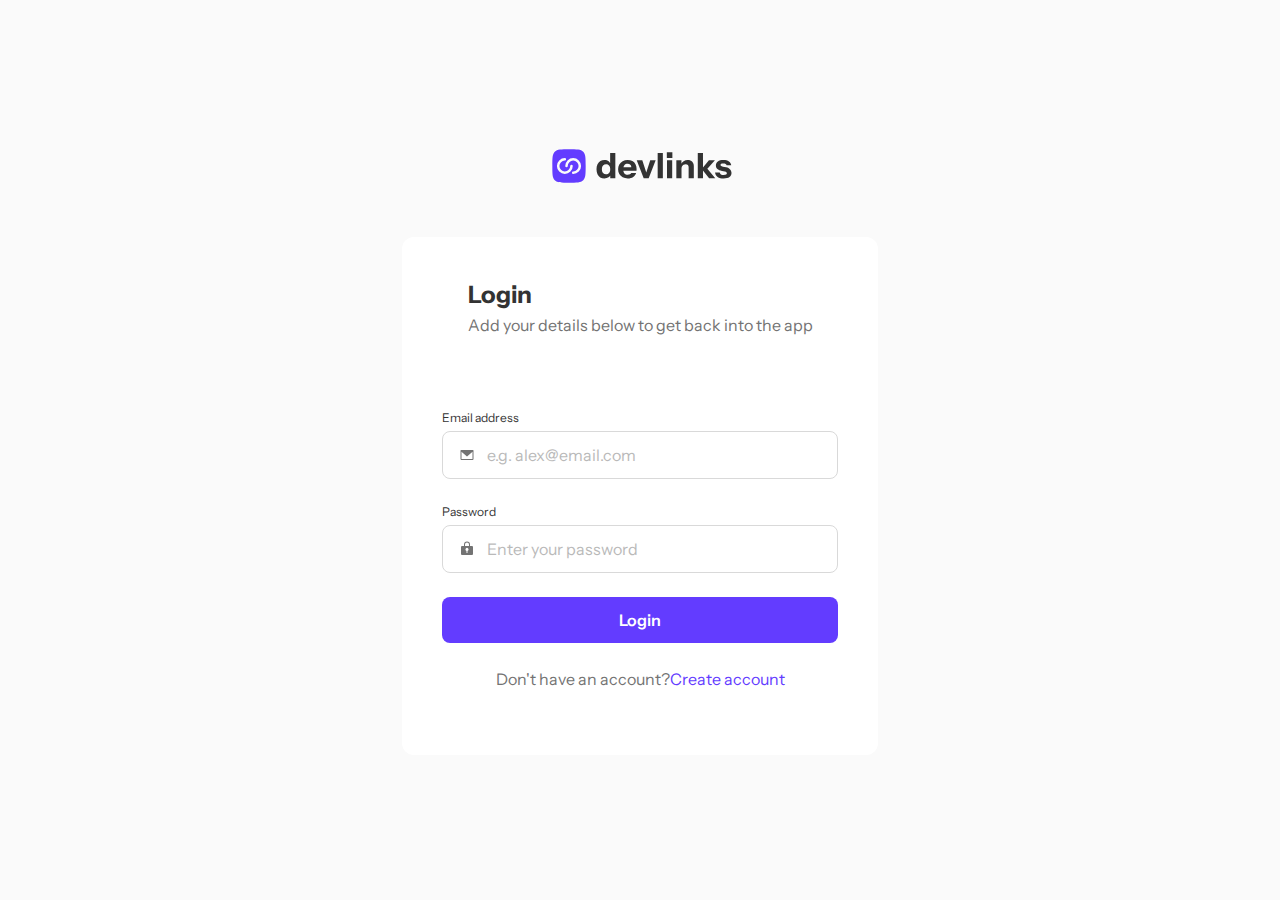
<file: index.html>
<!DOCTYPE html>
<html lang="en">

<head>
  <meta charset="UTF-8">
  <meta name="viewport" content="width=device-width, initial-scale=1.0">
  <link rel="stylesheet" href="styles.css">
  <title>Login</title>
  <script defer src="index.js"></script>
</head>

<body>

  <div class="main-cont">

    <img src="/assets/images/logo-devlinks-large.svg" alt="" class="logo">

    <div class="big-cont">

      <div class="login-cont">
        <div class="login-details">
          <p class="login">Login</p>
          <p class="login-txt">Add your details below to get back into the app</p>
        </div>
      </div>

      <div class="input-conts">

        <div class="input-box">

          <p  id="addressE" class="input-txt">Email address</p>

          <div id="emailCont" class="input-email-cont">

            <img src="./assets/images/icon-email.svg" alt="email-icon" class="email-icon">

            <input  id="email"   class="input" type="email" placeholder="e.g. alex@email.com" />
            <p class="email-p"></p>
          </div>

        </div>

        <div class="input-box1">
          <p id="passWord" class="input-txt">Password</p>
          <div id="passwordCont" class="input-email-cont">

            <img src="./assets/images/icon-password.svg" alt="email-icon" class="email-icon">

            <input id="pasSword" class="input" type="password" placeholder="Enter your password" />
            <p  id="password-p" class="email-p"></p>
          </div>
        </div>
        
        <a id="login"  class="login-btn">Login</a>
       
        <div class="login-finish">
          <p class="dont-have">Don't have an account?</p>
          <a href="./pages/Register/register.html" class="create-link">
            <p class="create-account">Create account</p>
          </a>
        </div>

      </div>
    </div>
  </div>

</body>

</html>
</file>
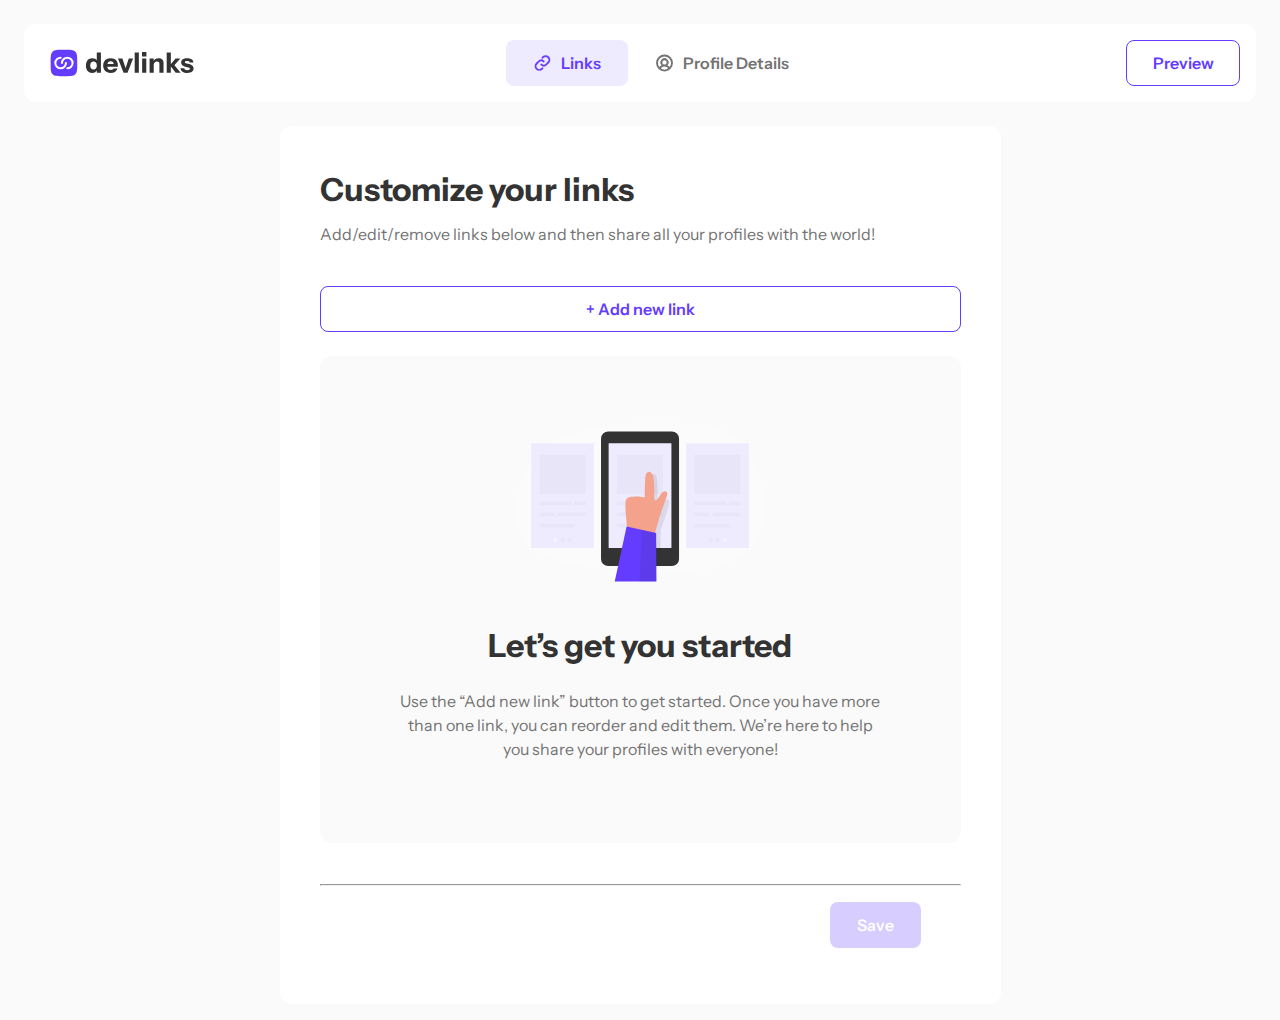
<file: pages/AddLink/addLink.html>
<!DOCTYPE html>
<html lang="en">

<head>
    <meta charset="UTF-8">
    <meta name="viewport" content="width=device-width, initial-scale=1.0">
    <link rel="shortcut icon" href="../../assets/images/favicon-32x32.png" type="image/x-icon">
    <link rel="stylesheet" href="../../common.css">
    <link rel="stylesheet" href="../AddLink/addLink.css">
    <link rel="stylesheet" href="addLink.css">
    <title>link-sharing-app</title>
</head>

<body>

    <div class="header-main-cont">

        <div class="header-cont">

            <img src="../../assets/images/logo-devlinks-small.svg" alt="Logo" class="logo-devlink">
            <img src="../../assets/images/logo-devlinks-large.svg" alt="Logo" class="logo-devlink-large">

            <div class="links-profile-cont">

                <div class="links-cont">
                    <img src="../../assets/images/icon-links-header.svg" alt="Link-Icon" class="link-img-header">
                    <p class="link-value">Links</p>
                </div>

                <a href="../Profile/profile.html" class="profile-link">
                    <div class="links-cont-profile">
                        <img src="../../assets/images/icon-profile-details-header.svg" alt=""
                            class="profile__icon-header">
                        <p class="links-profile-value">
                            Profile Details
                        </p>
                    </div>
                </a>
            </div>

            <div class="eye__icon-cont">

                <img src="../../assets/images/icon-preview-header.svg" alt="eye-icon" class="eye-icon">

                <a class="preview-link" href="../Preview/preview.html">
                    <h5 class="preview">
                        Preview
                    </h5>
                </a>

            </div>

        </div>

    </div>

    <div class="main-cont">

        <div class="links-phone-main">

            <img src="../../assets/images/illustration-phone-mockup.svg" alt="Phone ilustration" class="phone-img">

            <div class="link-results"></div>
        </div>

        <div class="links-main-cont">

            <h1 class="links-title">
                Customize your links
            </h1>

            <p class="links-text">
                Add/edit/remove links below and then share all your profiles with the world!
            </p>

            <button type="button" class="addlink-btn">+ Add new link</button>

            <div class="links-started-main-cont">

                <img src="../../assets/images/illustration-empty.svg" alt="Ilustration-phone" class="ilustration-phone">

                <h1 class="get__started-title">
                    Let’s get you started
                </h1>

                <p class="get__started-text">
                    Use the “Add new link” button to get started.
                    Once you have more than one link, you can reorder and edit them.
                    We’re here to help you share your profiles with everyone!
                </p>

              

            </div>

            <div class="links-dropdown-cont"></div>
            <hr class="line">

            <div class="save-btn-main-cont">

                <a id="saveBtn" class="save-btn">Save</a>

            </div>

        </div>

    </div>

    <script src="./addlink.js"></script>
</body>

</html>
</file>
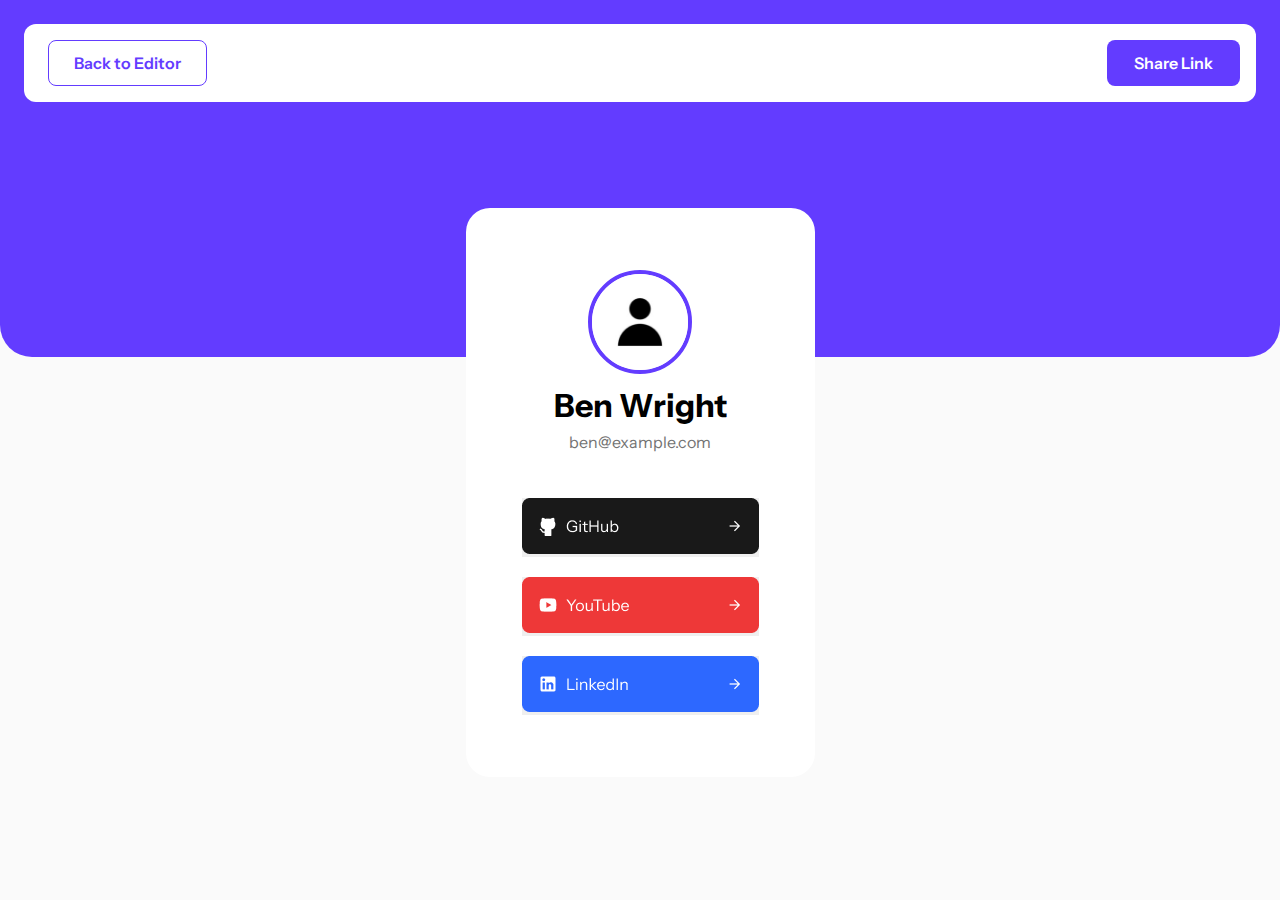
<file: pages/Preview/preview.html>
<!DOCTYPE html>
<html lang="en">
  <head>
    <meta charset="UTF-8" />
    <meta name="viewport" content="width=device-width, initial-scale=1.0" />
    <link rel="stylesheet" href="../Preview/preview.css" />
    <link rel="stylesheet" href="../../common.css" />
    <title>Preview</title>
  </head>
  <body>
    <div class="blue-thing">
      <div class="preview-header">
        <div class="editor-share">
          
          <button class="back-to-editor-btn">Back to Editor</button>

          <button class="share-link">Share Link</button>

        </div>
      </div>

      
        <div class="preview-profile">
          <div class="preview-info">
            <div class="profile-and-buttons">
            <img
              src="/assets/images/default-profile-account-unknown-icon-black-silhouette-free-vector.jpg"
              alt=""
              class="preview-pic"
            />
            
              <div class="name-email">
                <p class="name-lastname">Ben Wright</p>
                <p class="email-txt">ben@example.com</p>
              </div>
            

            <div class="preview-btn">
              <button class="btn">
                <img src="/assets/images/publish.png" alt="" />
              </button>
              <button class="btn">
                <img src="/assets/images/youtube.png" alt="" />
              </button>
              <button class="btn">
                <img src="/assets/images/linkedin.png" alt="" />
              </button>
            </div>
          
        
        </div>
      </div>
    </div>
  </body>
</html>
</file>
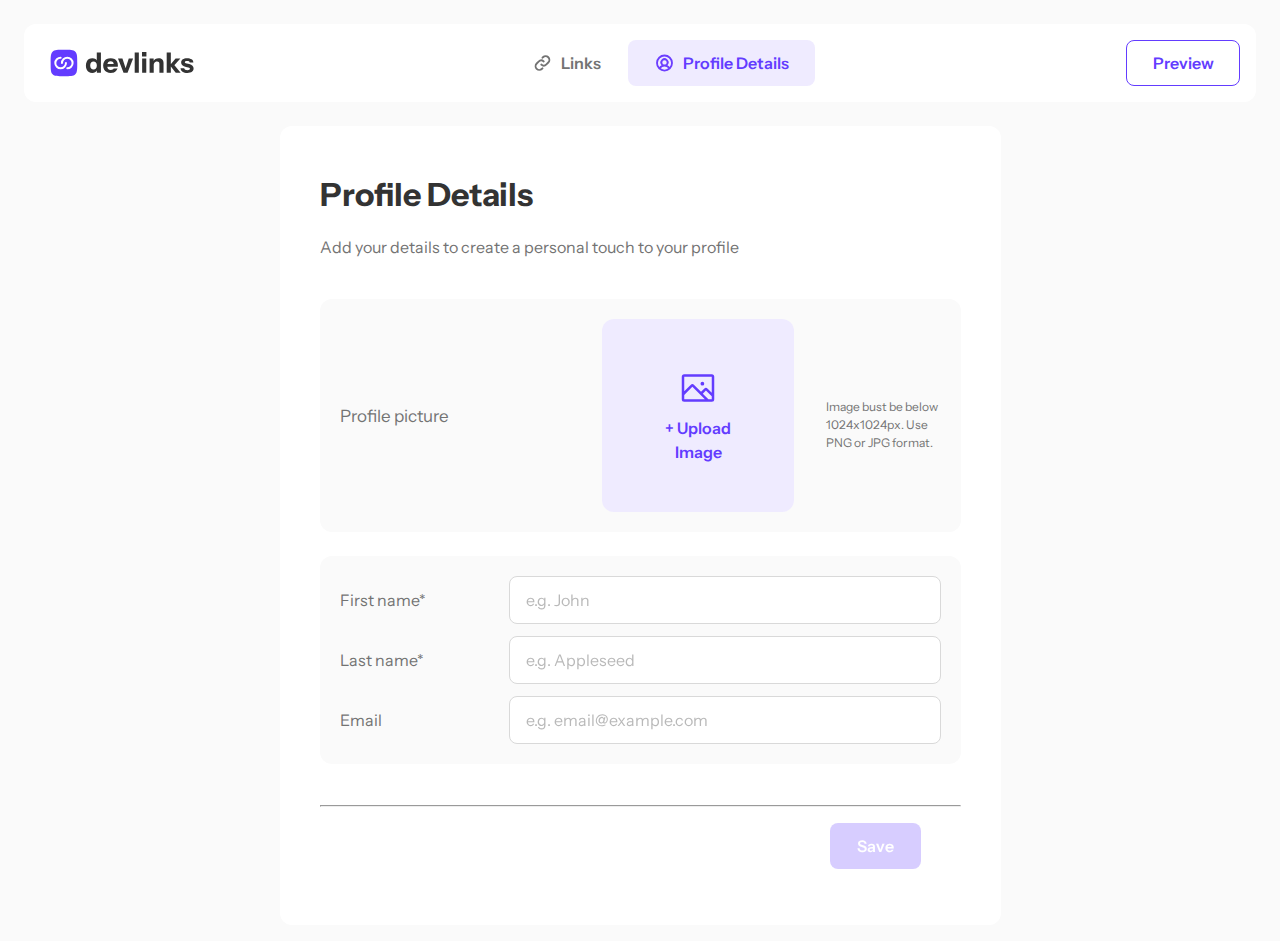
<file: pages/Profile/profile.html>
<!DOCTYPE html>
<html lang="en">

<head>
  <meta charset="UTF-8" />
  <meta name="viewport" content="width=device-width, initial-scale=1.0" />
  <link rel="stylesheet" href="../AddLink/addLink.css">
  <link rel="stylesheet" href="../../common.css">
  <link rel="stylesheet" href="profile.css" />


  <title>Profile</title>
</head>

<body>
  <div class="header-main-cont">
    <div class="header-cont">
      <img src="../../assets/images/logo-devlinks-small.svg" alt="Logo" class="logo-devlink" />
      <img src="../../assets/images/logo-devlinks-large.svg" alt="Logo" class="logo-devlink-large" />

      <div class="links-profile-cont">
        <a href="../AddLink/addLink.html" class="links-link">
          <div class="links-cont links-cont-profile1">
            <img src="../../assets/images/icon-links-header.svg" alt="Link-Icon" class="link-img-header" />
            <p class="link-value">Links</p>
          </div>
        </a>

        <div class="links-cont-profile">
          <img src="../../assets/images/icon-profile-details-header.svg" alt="Profile icon" class="profile__icon-header" />
          <p class="links-profile-value">Profile Details</p>
        </div>
      </div>

      <div class="eye__icon-cont">
        <img src="../../assets/images/icon-preview-header.svg" alt="eye-icon" class="eye-icon" />

        <a class="preview-link" href="../Preview/preview.html">
          <h5 class="preview">
              Preview
          </h5>
      </a>
      </div>
    </div>
  </div>



  <div class="main-cont">


    <div class="links-phone-main">

      <img src="../../assets/images/illustration-phone-mockup.svg" alt="" class="phone-img">

    </div>

    <div class="links-main-cont">

      <!-- <div class="desktop-text"> -->



      <div class="profile-main-cont">
        <h1 class="profile-title">Profile Details</h1>
        <p class="details-instructions">Add your details to create a personal touch to your profile</p>

      </div>
      <div class="profile-center">
        <div class="profile-details">
          <div class="profile-pircute-main-cont">
            <p class="profile-picture-heading">Profile picture</p>
          </div>
          <div class="image-layout">
            <img src="/assets/images/icon-upload-image.svg" alt="upload-img" class="upload-img" />
            <p class="upload-txt">+ Upload Image</p>
          </div>
          <p class="profile-text">
            Image bust be below 1024x1024px. Use PNG or JPG format.
          </p>



        </div>

      </div>



      <div class="profile-info">
        <div class="input2">
          <p class="input-instruction">First name*</p>
          <input type="text" class="input1" id="name" placeholder="e.g. John" />
        </div>




        <div class="input2">
          <p class="input-instruction">Last name*</p>
          <input type="text" class="input1" id="lastname" placeholder="e.g. Appleseed" />
        </div>

        <div class="input2">
          <p class="input-instruction">Email</p>
          <input type="text" class="input1" id="Email" placeholder="e.g. email@example.com">
        </div>

      </div>

      <hr class="line line-preview">

      <div class="save-btn-main-cont">

        <button class="save-btn">Save</button>

      </div>

    </div>

  </div>

  <script src="../Profile/profile.js"></script>

</body>

</html>
</file>
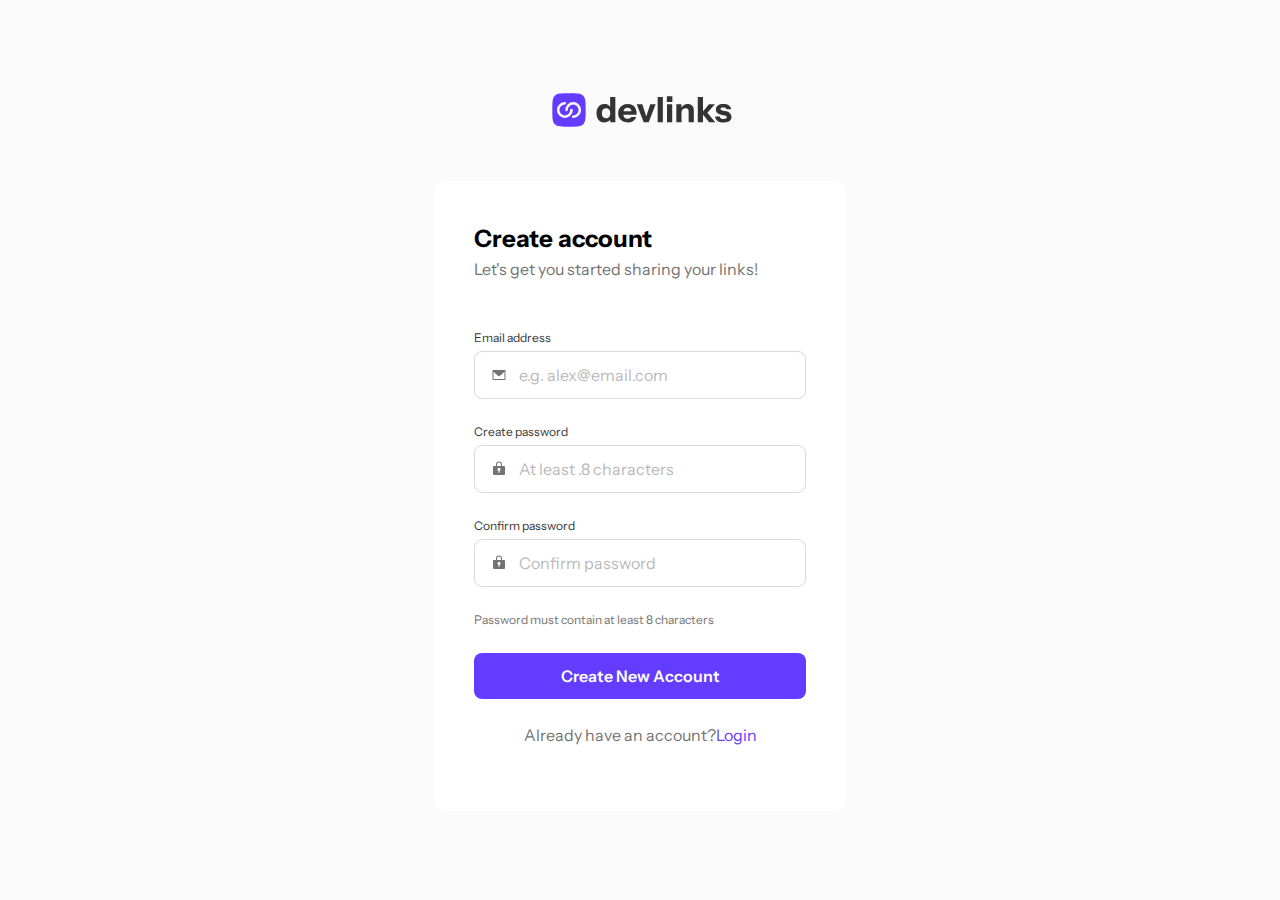
<file: pages/Register/register.html>
<!DOCTYPE html>
<html lang="en">

<head>
  <meta charset="UTF-8" />
  <meta name="viewport" content="width=device-width, initial-scale=1.0" />
  <link rel="stylesheet" href="register.css" />
  <link rel="stylesheet" href="../../common.css" />
  <title>Register</title>
</head>

<body>
  <div class="main-cont">
    <img src="/assets/images/logo-devlinks-large.svg" alt="Logo" class="logo" />

    <div class="big-cont">
      <div class="register-cont">
        <div class="register-details">
          <p class="register">Create account</p>
          <p class="register-txt">
            Let's get you started sharing your links!
          </p>
        </div>
      </div>

      <div class="register-conts">
        <form id="registrationForm">
          <div class="email-cont">
            <p class="input-txt">Email address</p>

            <div id="emailCont" class="input-email-cont">

              <img src="../../assets/images/icon-email.svg" alt="email-icon" class="email-icon">

              <input id="email" class="input" type="email" placeholder="e.g. alex@email.com" />

              <p id="emailError" class="error-message">

              </p>

            </div>

          </div>

          <div class="password-cont">
            <p class="input-txt">Create password</p>

            <div id="passwordCont" class="input-email-cont">

              <img src="../../assets/images/icon-password.svg" alt="email-icon" class="email-icon" id="password">

              <input id="pasSword" class="input" type="password" placeholder="At least .8 characters" />

              <p id="passwordError" class="error-message">

              </p>

            </div>

          </div>
          <div class="confirm-password">
            <p class="input-txt">Confirm password</p>
            <div id="confirmPasswordCont" class="input-email-cont">

              <img src="../../assets/images/icon-password.svg" alt="password-icon" class="email-icon">

              <input id="confirmPassword" class="input" type="password" placeholder="Confirm password"/>

              <p id="confirmPasswordError" class="error-message"> </p>

            </div>
          </div>

          <p class="password-characters">Password must contain at least 8 characters</p>

            <a class="login-btn">Create New Account</a>

          <div class="login-finish">
            <p class="dont-have">Already have an account?</p>
            <a href="../../index.html" class="login-link">
              <p class="create-account">Login</p>
            </a>
          </div>

        </form>
      </div>

    </div>
  </div>

  <script src="../Register/register.js"></script>

</body>

</html>
</file>
<file: styles.css>
@import url("https://fonts.googleapis.com/css2?family=Instrument+Sans:ital,wght@0,400;0,500;0,600;0,700;1,400;1,500;1,600;1,700&display=swap");

* {
  margin: 0;
  padding: 0;
  box-sizing: border-box;
  font-family: Instrument Sans, sans-serif;
}

body {
  background-color: #fafafa;
}

/*  --------------------Devlinks logo---------------------- */

.main-cont {
  margin: 0 auto;
  padding: 32px;
  width: 375px;
}

.login-details {
  width: 100%;
  height: 92px;
  gap: 8px;
  margin-top: 64px;
}

.login {
  width: 100%;
  height: 36px;

  font-size: 24px;
  font-weight: 700;
  line-height: 36px;
  letter-spacing: 0em;
  text-align: left;
  color: #333333;
}

.login-txt {
  width: 100%;
  height: 48px;

  font-size: 16px;
  font-weight: 400;
  line-height: 24px;
  letter-spacing: 0em;
  text-align: left;
  color: #737373;
}

.big-cont {
  width: 100%;
  display: flex;
  flex-direction: column;
  justify-content: center;
  align-items: center;
  text-align: center;
}

.input-conts {
  width: 100%;
  height: 306px;
  gap: 24px;
  margin-top: 40px;
}

.input-box {
  width: 100%;
  height: 70px;
  margin-bottom: 24px;
}

.input-email-cont {
  display: flex;
  width: 100%;
  height: 48px;
  margin-top: 4px;
  padding: 0 16px;
  border-radius: 8px;
  align-items: center;
  border: 1px solid #D9D9D9;
  background: #FFF;
}

.input-box1 {
  width: 100%;
  height: 70px;
  margin-bottom: 24px;
}

.input-txt {
  width: 100%;
  height: 18px;
  color: #333333;

  font-size: 12px;
  font-weight: 400;
  line-height: 18px;
  letter-spacing: 0em;
  text-align: left;
}

.input {
  width: 100%;
  height: 24px;
  margin-left: 12px;
  border: none;
  outline: none;

  color: #333;
  font-size: 16px;
  font-style: normal;
  font-weight: 400;
  line-height: 150%;
}

.input::placeholder {
  opacity: 0.5;
}


.email-p {
  color: #FF3939;
  text-align: right;
  font-size: 10px;
  font-style: normal;
  font-weight: 400;
  line-height: 150%;
  width: 150px;
}



.create-link {
  text-decoration: none;
}

.login-btn {
  display: block;
  width: 100%;
  padding: 11px 27px 11px 27px;
  border-radius: 8px;
  background: #633cff;
  border: none;
  transition-duration: 0.5s;

  font-size: 16px;
  font-weight: 600;
  line-height: 24px;
  letter-spacing: 0em;
  text-align: center;
  color: #ffffff;
}

.login-btn:hover {
  cursor: pointer;
  background-color: #BEADFF;
  box-shadow: 0px 0px 32px 0px rgba(99, 60, 255, 0.25);
}

.login-finish {
  width: 100%;
  height: 48px;
  margin-top: 24px;
}

.dont-have,
.create-account {
  font-size: 16px;
  font-weight: 400;
  line-height: 24px;
  letter-spacing: 0em;
  text-align: center;
}

.dont-have {
  color: #737373;
}

.create-account {
  height: 24px;
  color: #633cff;
}

@media (min-width: 768px) {
  body {
    display: flex;
    flex-direction: column;
    justify-content: center;
    align-items: center;
    height: 100vh;
    margin: 0;
  }

  .main-cont {
    width: 476px;
    padding: 0;
    display: flex;
    flex-direction: column;
  }

  .logo {
    margin: 0 auto;
  }

  .big-cont {
    border-radius: 12px;
    padding: 40px;
    margin-top: 51px;
    background-color: white;
  }

  .login-details {
    margin: 0;
  }

  .login-finish {
    display: flex;
    width: 100%;
    justify-content: center;
  }

}



/*--------- Validation Styles -----------------------*/


 .error {
            color: red;
            border: 1px solid red;
 }
</file>
<file: common.css>
@import url('https://fonts.googleapis.com/css2?family=Instrument+Sans:ital,wght@0,400;0,500;0,600;0,700;1,400;1,500;1,600;1,700&display=swap');




/*------------------------ Header ------------------------*/

* {
  margin: 0;
  padding: 0;
  box-sizing: border-box;
}

.header-main-cont {
  width: 100%;
  height: 74px;
  padding: 24px;
  display: flex;
  background: #FFF;
  flex-direction: column;
  justify-content: center;
  align-items: center;
}

.header-cont {
  width: 100%;
  height: 42px;
  display: flex;
  align-items: center;
  justify-content: space-between;
}

.logo-devlink-large {
  display: none;
  width: 146px;
  height: 32px;
}

.links-profile-cont {
  display: flex;
  justify-content: space-between;
  align-items: center;
  width: 148px;
  margin: 0 auto;
}

.eye__icon-cont {
  width: 52px;
  height: 42px;
  border: 1px solid #633CFF;
  border-radius: 8px;
  display: flex;
  justify-content: center;
  align-items: center;
}

.links-cont {
  display: flex;
  width: 74px;
  height: 42px;
  border-radius: 8px;
  background: #EFEBFF;
  justify-content: center;
  align-items: center;
}

.link-value {
  display: none;
  margin-left: 8px;
  color: #633CFF;

  font-family: 'Instrument Sans', sans-serif;
  font-size: 16px;
  font-style: normal;
  font-weight: 600;
  line-height: 150%;
}

.links-cont-profile {
  display: flex;
  width: 74px;
  height: 42px;
  border-radius: 8px;
  justify-content: center;
  align-items: center;
}

.links-profile-value {
  display: none;
}

.link-img-header {
  filter: invert(46%) sepia(89%) saturate(7151%) hue-rotate(247deg) brightness(99%) contrast(105%);
}

.preview {
  display: none;
  color: #633CFF;

  font-family: 'Instrument Sans', sans-serif;
  font-size: 16px;
  font-style: normal;
  font-weight: 600;
  line-height: 150%;
}

.profile-link {
  text-decoration: none;
}

.links-link {
  text-decoration: none;
}

.preview-link {
  text-decoration: none;
}
/*------------------------ Header ------------------------*/



/*------------------------ Header Responsive ------------------------*/

@media (min-width: 500px) {

  .logo-devlink {
    display: none;
  }

  .logo-devlink-large {
    display: block;
  }

}

@media (min-width: 700px) {

  .header-main-cont {
    height: 126px;
    background: none;
    padding: 24px;
  }

  .header-cont {
    width: 100%;
    height: 78px;
    padding: 0 16px 0 24px;
    border-radius: 12px;
    background-color: #FFF;
  }

  .links-cont {
    width: 122px;
    height: 46px;
  }

  .links-profile-cont {
    width: 309px;
    height: 46px;
  }

  .links-cont-profile {
    width: 187px;
    height: 46px;
  }

  .links-profile-value {
    display: block;
    margin-left: 8px;
    color: #737373;

    font-family: 'Instrument Sans', sans-serif;
    font-size: 16px;
    font-style: normal;
    font-weight: 600;
    line-height: 150%;
  }

  .link-value {
    display: block;
  }

  .eye__icon-cont {
    width: 114px;
    height: 46px;
  }

  .eye-icon {
    display: none;
  }

  .preview {
    display: block;
  }

}

@media (min-width: 1200px) {

  .links-cont-profile:hover {
    cursor: pointer;
  }

  .links-cont-profile:hover .links-profile-value {
    color: #633CFF;
  }

  .links-cont-profile:hover .profile__icon-header {
    filter: invert(46%) sepia(89%) saturate(7151%) hue-rotate(247deg) brightness(99%) contrast(105%);
  }

  .eye__icon-cont:hover {
    cursor: pointer;
    background-color: #EFEBFF;
  }

}

@media (min-width: 1330px) {

  .links-profile-cont {
    width: 325px;
  }

  .links-cont-profile {
    margin-left: 16px;
  }

}

/*------------------------ Header Responsive ------------------------*/
</file>
<file: pages/AddLink/addLink.css>
* {
    margin: 0;
    padding: 0;
    box-sizing: border-box;
}

body {
    background-color: #FAFAFA;
}

.main-cont {
    width: 100%;
    padding: 0 16px 16px 16px;
}

.links-main-cont {
    width: 343px;
    height: 100%;
    background-color: #FFF;
    border-radius: 12px;
    margin: 16px auto 0 auto;
    margin-bottom: 16px;
    padding: 24px;
}

.links-title {
    color: #333;
    font-family: 'Instrument Sans', sans-serif;
    font-size: 24px;
    font-style: normal;
    font-weight: 700;
    line-height: 150%;
}

.links-text {
    margin-top: 8px;
    color: #737373;

    font-family: 'Instrument Sans', sans-serif;
    font-size: 16px;
    font-style: normal;
    font-weight: 400;
    line-height: 150%;
}

.addlink-btn {
    width: 100%;
    height: 46px;
    margin-top: 40px;
    background: none;
    border-radius: 8px;
    border: 1px solid #633CFF;
    color: #633CFF;

    font-family: 'Instrument Sans', sans-serif;
    font-size: 16px;
    font-style: normal;
    font-weight: 600;
    line-height: 150%;
}

.links-started-main-cont {
    width: 100%;
    height: 100%;
    margin-top: 24px;
    padding: 20px 20px 20px 20px;
    border-radius: 12px;
    background-color: #FAFAFA;
    text-align: center;
}

.ilustration-phone {
    margin-top: 46px;
    width: 125px;
    height: 80px;
}

.get__started-title {
    margin-top: 24px;
    color: #333;

    font-family: 'Instrument Sans', sans-serif;
    font-size: 24px;
    font-style: normal;
    font-weight: 700;
}

.get__started-text {
    margin-top: 24px;
    color: #737373;
    text-align: center;

    font-family: 'Instrument Sans', sans-serif;
    font-size: 16px;
    font-style: normal;
    font-weight: 400;
    line-height: 150%;
}

.line {
    margin-top: 24px;
    height: 1px;
    background-color: #D9D9D9;
}

.save-btn-main-cont {
    width: 100%;
    height: 78px;
    border-radius: 0 0 12px 12px;
    background: #FFF;
    display: flex;
    justify-content: center;
    align-items: center;
    padding: 0 16px;
}

.save-btn {
    width: 100%;
    height: 46px;
    border: none;
    display: flex;
    flex-direction: column;
    justify-content: center;
    text-align: center;
    border-radius: 8px;
    opacity: 0.25;
    background: #633CFF;
    color: #FFF;

    font-family: 'Instrument Sans', sans-serif;
    font-size: 16px;
    font-style: normal;
    font-weight: 600;
    line-height: 150%;
}

.links-phone-main {
    display: none;
}

.link-num-cont {
    display: flex;
    width: 100%;
    height: 24px;
    justify-content: space-between;
    align-items: center;
}

.link-lines {
    display: flex;
    align-items: center;
}

.two-lines {
    width: 12px;
    height: 6px;
}

.lines {
    width: 100%;
    height: 1px;
    background-color: #737373;
}

.line-bottom {
    margin-top: 4px;
}

.link-num {
    margin-left: 8px;
    color: #737373;

    font-family: 'Instrument Sans', sans-serif;
    font-size: 16px;
    font-style: normal;
    font-weight: 700;
    line-height: 150%;
}

.remove {
    margin-bottom: 12px;
    width: 100%;
    justify-content: space-between;
    align-items: center;
    display: flex;
    color: #737373;
    font-family: 'Instrument Sans', sans-serif;
    font-size: 16px;
    font-style: normal;
    font-weight: 400;
    line-height: 150%;
}

.platform {
    margin-top: 12px;
    color: #333;

    text-align: left;
    font-family: 'Instrument Sans', sans-serif;
    font-size: 12px;
    font-style: normal;
    font-weight: 400;
    line-height: 150%;
}

.form {
    margin-top: 25px;
    background: #FAFAFA;
    height: 228px;
    padding: 20px;
}

.link-results {
    position: absolute;
    display: flex;
    flex-direction: column;
    gap: 20px;
    width: 237px;
    max-height: 300px;
    overflow: hidden;
    left: 0;
    right: 0;
    top: 380px;
    margin: 0 auto;
}

.error {
    border: 1px solid #FF3939;
}

.social-link {
    display: flex;
    justify-content: space-between;
    width: 100%;
    height: 44px;
    border-radius: 8px;
    text-decoration: none;
}

.social-link div {
    display: flex;
    align-items: center;
    gap: 8px;
}

.social-link div img {
    width: 16px;
    height: 16px;
}

/* .social-link div {
    
} */

.links-dropdown-cont {
    display: flex;
    flex-direction: column;
    gap: 24px;
    padding: 12px 16px;
    width: 100%;
    height: 448px;
    border-radius: 12px;
    margin-top: 24px;
    overflow-y: scroll;
}



.platform {
    margin-top: 12px;
    color: #333;
    font-family: 'Instrument Sans', sans-serif;
    font-size: 12px;
    font-style: normal;
    font-weight: 400;
    line-height: 150%;
}

.platform-input {
    width: 100%;
    height: 48px;
    margin-top: 4px;
    border-radius: 8px;
    border: 1px solid #D9D9D9;
    outline: none;
    padding: 12px 16px;
    background: #FFF;
}

.error {
    display: none;
}

.link-input {
    width: 100%;
    height: 48px;
    margin-top: 4px;
    border-radius: 8px;
    border: 1px solid #D9D9D9;
    outline: none;
    padding: 12px 30px;
    background: #FFF;
    background-image: url(../../assets/images/icon-links-header.svg);
    background-repeat: no-repeat;
    background-position: left 5px center;

    color: #333;
    font-family: 'Instrument Sans', sans-serif;
    font-size: 16px;
    font-style: normal;
    font-weight: 400;
    line-height: 150%;
}

.input-text {
    margin-top: 12px;
}

.soc__media-links-value {
    margin-left: 12px;
    color: #333;

    font-family: 'Instrument Sans', sans-serif;
    font-size: 16px;
    font-style: normal;
    font-weight: 400;
    line-height: 150%;
}

.vector-down {
    margin-left: auto;
    margin-right: 0;
}

.input-url {
    margin-left: 12px;
    width: 100%;
    border: none;
    outline: none;

    color: #333;
    font-family: 'Instrument Sans', sans-serif;
    font-size: 16px;
    font-style: normal;
    font-weight: 400;
    line-height: 150%;
}

.input-url::placeholder {
    opacity: 0.5;
}

.links-url-cont {
    padding: 12px 0 12px 16px;
}

.link {
    margin-top: 12px;
    text-align: left;

    color: #333;
    font-family: 'Instrument Sans', sans-serif;
    font-size: 12px;
    font-style: normal;
    font-weight: 400;
    line-height: 150%;
}


@media (min-width: 768px) {

    .main-cont {
        padding: 0 24px;
    }

    .links-main-cont {
        margin-top: 0;
        padding: 40px;
        height: 100%;
        width: 721px;
    }

    .ilustration-phone {
        width: 250px;
        height: 160px;
    }

    .links-title {
        font-size: 32px;
    }

    .get__started-title {
        font-size: 32px;
        margin-top: 40px;
    }

    .get__started-text {
        margin-bottom: 62px;
    }

    .save-btn-main-cont {
        padding: 0 40px;
        justify-content: right;
    }

    .save-btn {
        width: 91px;
        height: 46px;
    }

    .links-started-main-cont {
        padding: 20px 76.5px 20px 76.5px;
    }

    .line {
        margin-top: 41px;
    }

}

@media (min-width: 1440px) {

    .main-cont {
        max-width: 1440px;
        margin: 0 auto;
        padding-bottom: 24px;
        display: flex;
    }

    .links-phone-main {
        position: relative;
        display: flex;
        flex-direction: column;
        justify-content: center;
        align-items: center;
        width: 560px;
        height: 834px;
        background-color: #FFF;
        border-radius: 12px;
    }

    .links-main-cont {
        margin-bottom: 0;
        width: 808px;
        height: 834px;
        padding: 40px 40px 53px 40px;
    }

    .addlink-btn:hover {
        cursor: pointer;
        background-color: #EFEBFF;
    }

    .save-btn {
        cursor: pointer;
    }

    .links-dropdown-cont:hover {
        cursor: pointer;
        box-shadow: 0px 0px 32px 0px rgba(99, 60, 255, 0.25);
    }

    .links-started-main-cont {
        height: auto;
    }

    .line {
        margin-top: 61px;
        width: 100%;
    }

    .line-preview {
        margin-top: 101px;
    }

    .save-btn-main-cont {
        height: 94px;
    }

}
</file>
<file: pages/Preview/preview.css>
* {
  margin: 0;
  padding: 0;
  box-sizing: border-box;
}

body {
  background-color: #fafafa;
  padding-bottom: 150px;
}

.preview-header {
  display: flex;
  align-items: center;
  background-color: #fff;
  height: 78px;
  padding: 16px 16px 16px 24px;
  border-radius: 12px;
  gap: 8px;
}

.editor-share {
  width: 100%;
  height: 46px;
  gap: 16px;
  display: flex;
}

.back-to-editor-btn {
  width: 159px;
  height: 46px;
  border-radius: 8px;
  background: none;
  border: 1px solid #633CFF;

  color: #633CFF;

  font-family: Instrument Sans;
  font-size: 16px;
  font-style: normal;
  font-weight: 600;
  line-height: 150%;
}

.share-link {
  width: 133px;
  height: 46px;
  border-radius: 8px;
  border: none;
  background: #633CFF;
  color: #FFF;

  font-family: Instrument Sans;
  font-size: 16px;
  font-style: normal;
  font-weight: 600;
  line-height: 150%;
}

.editor-p {
  font-family: 'Instrument Sans', sans-serif;
  font-size: 16px;
  font-weight: 600;
  line-height: 24px;
  letter-spacing: 0em;
  text-align: left;
  display: flex;
  align-items: center;
  justify-content: center;
  width: 159.5px;
  height: 46px;
  padding: 11px 27px 11px 27px;
  border-radius: 8px;
  border: 1px;
  gap: 8px;
  background: #fafafa;
  color: #633cff;
  border: 1px solid #633cff;
}

.share-p {
  display: flex;
  align-items: center;
  justify-content: center;
  width: 159.5px;
  height: 46px;
  padding: 11px 27px 11px 27px;
  border-radius: 8px;
  gap: 8px;
  background: #633cff;
  font-family: 'Instrument Sans', sans-serif;
  font-size: 16px;
  font-weight: 600;
  line-height: 24px;
  letter-spacing: 0em;
  text-align: left;
  color: #fafafa;
}

.preview-info {
  display: flex;
  flex-direction: column;
  align-items: center;
  padding-top: 106px;
  gap: 25px;
}

.preview-btn {
  display: flex;
  align-items: center;
  flex-direction: column;
  justify-content: center;
  padding-top: 15%;
  gap: 20px;
}

.btn {
  background-color: none;
  border: none;
}

.preview-pic {
  border: 4px solid #633cff;
  border-radius: 50%;
  width: 104px;
  height: 104px;
}

.name-email {
  display: flex;
  flex-direction: column;
  align-items: center;
}

.name-lastname {
  font-family: 'Instrument Sans', sans-serif;
  font-size: 32px;
  font-weight: 700;
  line-height: 48px;
  letter-spacing: 0em;
  text-align: left;
}

.email-txt {
  font-family: 'Instrument Sans', sans-serif;
  font-size: 16px;
  font-weight: 400;
  line-height: 24px;
  letter-spacing: 0em;
  text-align: left;
  color: #737373;
}

.profile-and-buttons {
  display: flex;
  flex-direction: column;
  justify-content: flex-start;
  align-items: center;
}


@media (min-width: 700px) {


  .blue-thing {
    width: 100%;
    height: 357px;
    padding: 24px;
    border-radius: 0px 0px 32px 32px;
    background: #633cff;
  }


  .preview-header {
    justify-content: space-between;
    /* Aligns children at the start and the end */

  }

  .editor-share {
    justify-content: space-between;
  }

  .editor-p,
  .share-p {
    position: absolute;
    top: 0;
  }

  .editor-p {
    left: 0;
    margin: 24px;
  }

  .share-p {
    right: 0;
    margin: 24px;
  }

  .profile-and-buttons {
    flex-direction: column;
    background-color: white;
    justify-content: center;
    align-items: center;
    width: 349px;
    height: 569px;
    top: 228px;
    left: 210px;
    padding: 48px 56px 48px 56px;
    border-radius: 24px;
    gap: 8px;
    display: flex;

  }

}
</file>
<file: pages/Profile/profile.css>
/*------------------------ Header ------------------------*/

* {
  margin: 0;
  padding: 0;
  box-sizing: border-box;
}

body {
  background-color: #fafafa;
}

.save-btn-desktop {
  display: none;
}

.save-btn {
  display: flex;
  flex-direction: column;
  justify-content: center;
  align-items: center;
}

.save-btn-main-cont-desktop {
  display: none;
}

.no-gap-desktop {
  display: none;
}

.header-main-cont {
  width: 100%;
  height: 74px;
  padding: 24px;
  display: flex;
  background: #fff;
  flex-direction: column;
  justify-content: center;
  align-items: center;
}

.header-cont {
  width: 100%;
  height: 42px;
  display: flex;
  align-items: center;
  justify-content: space-between;
}

.logo-devlink-large {
  display: none;
  width: 146px;
  height: 32px;
}

.links-profile-cont {
  display: flex;
  justify-content: space-between;
  align-items: center;
  width: 148px;
  margin: 0 auto;
}

.eye__icon-cont {
  width: 52px;
  height: 42px;
  border: 1px solid #633cff;
  border-radius: 8px;
  display: flex;
  justify-content: center;
  align-items: center;
}

.links-cont {
  display: flex;
  width: 74px;
  height: 42px;
  border-radius: 8px;
  justify-content: center;
  align-items: center;
}

.link-value {
  display: none;
  margin-left: 8px;
  color: #737373;
  font-family: 'Instrument Sans', sans-serif;
  font-size: 16px;
  font-style: normal;
  font-weight: 600;
  line-height: 150%;
}

.links-cont-profile {
  display: flex;
  width: 74px;
  height: 42px;
  border-radius: 8px;
  justify-content: center;
  align-items: center;
  background: #efebff;
}

.links-profile-value {
  display: none;
}

.preview {
  display: none;
  color: #633cff;

  font-family: 'Instrument Sans', sans-serif;
  font-size: 16px;
  font-style: normal;
  font-weight: 600;
  line-height: 150%;
}

.profile__icon-header {
  filter: invert(46%) sepia(89%) saturate(7151%) hue-rotate(247deg) brightness(99%) contrast(105%);
}

.links-cont-profile1 {
  background: none;
}

.link-img-header {
  filter: none;
}


/*------------------------ Header ------------------------*/

/*------------------------ Header Responsive ------------------------*/

@media (min-width: 500px) {
  .logo-devlink {
    display: none;
  }

  .logo-devlink-large {
    display: block;
  }

  .save-btn-desktop {
    display: none;
  }

  .save-btn-main-cont-desktop {
    display: none;
  }

  .no-gap-desktop {
    display: none;
  }
}

@media (min-width: 700px) {
  .header-main-cont {
    height: 126px;
    background: none;
    padding: 24px;
  }

  .save-btn-desktop {
    display: none;
  }

  .save-btn-main-cont-desktop {
    display: none;
  }

  .no-gap-desktop {
    display: none;
  }

  .header-cont {
    width: 100%;
    height: 78px;
    padding: 0 16px 0 24px;
    border-radius: 12px;
    background-color: #fff;
  }

  .links-cont {
    width: 122px;
    height: 46px;
  }

  .links-profile-cont {
    width: 309px;
    height: 46px;
  }

  .links-cont-profile {
    width: 187px;
    height: 46px;
  }

  .links-profile-value {
    display: block;
    margin-left: 8px;
    color: #633cff;

    font-family: 'Instrument Sans', sans-serif;
    font-size: 16px;
    font-style: normal;
    font-weight: 600;
    line-height: 150%;

    .profile-title {
      font-size: 100px !important;
    }
  }

  .link-value {
    display: block;
  }

  .eye__icon-cont {
    width: 114px;
    height: 46px;
  }

  .eye-icon {
    display: none;
  }

  .preview {
    display: block;
  }
}

@media (min-width: 1200px) {
  .links-cont-profile:hover {
    cursor: pointer;
  }

  .links-cont-profile:hover .links-profile-value {
    color: #633cff;
  }

  .links-cont-profile:hover .profile__icon-header {
    filter: invert(46%) sepia(89%) saturate(7151%) hue-rotate(247deg) brightness(99%) contrast(105%);
  }

  .links-cont-profile1:hover {
    cursor: pointer;
  }

  .links-cont-profile1:hover .link-value {
    color: #633cff;
  }

  .links-cont-profile1:hover .link-img-header {
    filter: invert(46%) sepia(89%) saturate(7151%) hue-rotate(247deg) brightness(99%) contrast(105%);
  }

  .eye__icon-cont:hover {
    cursor: pointer;
    background-color: #efebff;
  }
}

@media (min-width: 1330px) {
  .links-profile-cont {
    width: 325px;
  }

  .links-cont-profile {
    margin-left: 16px;
  }
}

/*------------------------ Header Responsive ------------------------*/

/*----------------------- Profile Details --------------------------*/

.profile-main-cont {
  width: 100%;
  display: flex;
  flex-direction: column;
  gap: 8px;
  background-color: #fff;
  border-radius: 12px;
}

.profile-title {
  font-family: 'Instrument Sans', sans-serif;
  font-size: 24px;
  font-weight: 700;
  line-height: 36px;
  letter-spacing: 0em;
  text-align: left;
}

.details-instructions {
  margin-top: 8px;
  font-family: 'Instrument Sans', sans-serif;
  font-size: 16px;
  font-weight: 400;
  line-height: 24px;
  letter-spacing: 0em;
  text-align: left;
  color: #737373;
}

.profile-details {
  display: flex;
  padding: 20px;
  gap: 12px;
  flex-direction: column;
  background-color: #fafafa;
  border-radius: 12px;
}

.profile-info {
  display: flex;
  flex-direction: column;
  gap: 12px;
  width: 100%;
  height: 274px;
  padding: 20px;
  border-radius: 12px;
  background-color: #fafafa;
}

.input1 {
  width: 255px;
  height: 48px;
  padding: 12px 16px 12px 16px;
  border-radius: 8px;
  border: 1px;
  gap: 12px;
  border: 1px solid #d9d9d9;
  outline: none;

  font-family: 'Instrument Sans', sans-serif;
  font-size: 16px;
  font-style: normal;
  font-weight: 400;
  line-height: 150%;
}

.input1::placeholder {
  opacity: 0.5;
}

.upload-img {
  width: 40px;
  height: 40px;
}

.image-layout {
  display: flex;
  gap: 8px;
  flex-direction: column;
  justify-content: center;
  align-items: center;
  width: 193px;
  height: 193px;
  padding: 61px 38px 60px 39px;
  border-radius: 12px;
  background-color: #efebff;
}

.upload-txt {
  font-family: 'Instrument Sans', sans-serif;
  font-size: 16px;
  font-weight: 600;
  line-height: 24px;
  letter-spacing: 0em;
  width: 100%;
  color: #633cff;
}

.profile-picture-heading {
  font-family: 'Instrument Sans', sans-serif;
  font-size: 16px;
  font-weight: 400;
  line-height: 24px;
  letter-spacing: 0em;
  text-align: left;
  color: #737373;
}

.profile-text {
  font-family: 'Instrument Sans', sans-serif;
  font-size: 12px;
  font-weight: 400;
  line-height: 18px;
  letter-spacing: 0em;
  text-align: left;
  color: #737373;
}

.input-instruction {
  font-family: 'Instrument Sans', sans-serif;
  font-size: 12px;
  font-weight: 400;
  line-height: 18px;
  letter-spacing: 0em;
  text-align: left;
  color: #333333;
}

.no-gap {
  display: flex;
  flex-direction: column;
  align-items: center;
}

.profile-phone-main {
  display: none;
}

@media (min-width: 768px) {
  .profile-title {
    font-size: 32px;
    line-height: 48px;
    letter-spacing: 0em;
    text-align: left;
    color: #333333;
  }

  .details.instructions {
    font-size: 16px;
    font-weight: 400;
    line-height: 24px;
    letter-spacing: 0em;
    text-align: left;
  }

  .profile-main-cont {
    margin-top: 5px;
  }

  .profile-details {
    text-align: center;
  }

  .profile-picture-heading,
  .image-layout,
  .profile-text {
    margin: 15px 0;
  }

  .profile-details {
    display: flex;
    flex-direction: row;
    text-align: left;
    align-items: center;
  }

  .profile-pircute-main-cont {
    flex: 1;
  }

  .image-layout,
  .profile-text {
    flex: 1;
    text-align: center;
  }

  .profile-pircute-main-cont,
  .image-layout {
    margin-right: 20px;
  }

  .image-layout {
    display: flex;
    flex: 1;
    align-items: center;
    width: 193px;
    height: 193px;
    padding: 61px 38px 60px 39px;
    border-radius: 12px;
    margin-left: 90px;
  }

  .profile-text {
    text-align: left;
    width: 127px;
  }

  .profile-picture-heading {
    margin-left: 40px;
    width: 140px;
    color: #737373;
    line-height: 24px;
    font-size: 17px;
  }

  .input2 {
    display: flex;
    justify-content: space-between;
    align-items: center;
  }

  .input1 {
    width: 344px;
    height: 48px;
    padding: 12px 16px 12px 16px;
    border-radius: 8px;
    border: 1px;
    gap: 12px;
    background: linear-gradient(0deg, #ffffff, #ffffff);
    border: 1px solid #d9d9d9;
  }

  .profile-info {
    margin-top: 24px;
    height: 208px;
    padding: 20px;
    border-radius: 12px;
    gap: 12px;
  }

  .profile-center {
    margin-top: 40px;
    width: 100%;
    flex-direction: column;
    align-items: center;
  }

  .input-instruction {
    font-family: 'Instrument Sans', sans-serif;
    font-size: 16px;
    font-weight: 400;
    line-height: 24px;
    letter-spacing: 0em;
    text-align: left;
    color: #737373;
  }

}


@media (min-width: 1024px) {

  .profile-phone-main {
    display: flex;
    width: 560px;
    height: 834px;
    padding: 24px;
    border-radius: 12px;
    gap: 8px;
    align-items: center;
    justify-content: center;
  }

  .main-cont {
    display: flex;
    flex-direction: row;
  }

  .desktop-text {
    display: flex;
    flex-direction: column;
    width: 808px;
    height: 739px;
    padding: 40px;
    gap: 40px;
  }

  .desktop-phone-pic {
    width: 307px;
    height: 631px;
    border: 1px;
  }

  .profile-info {
    width: 100%;
    height: 208px;
    padding: 20px;
    border-radius: 12px;
    gap: 12px;
    margin-left: 0;
  }

  .profile-picture-heading {
    margin-left: 0;
  }

  .input1 {
    width: 432px;
    height: 48px;
    padding: 12px 16px 12px 16px;
    border-radius: 8px;
    border: 1px;
    gap: 12px;
    border: 1px solid #d9d9d9;
  }

  .profile-text {
    font-family: 'Instrument Sans', sans-serif;
    font-size: 12px;
    font-weight: 400;
    line-height: 18px;
    letter-spacing: 0em;
    text-align: left;

    width: 215px;
    height: 36px;
  }

  .image-layout {
    width: 193px;
    height: 193px;
    padding: 61px 38px 60px 39px;
    border-radius: 12px;
  }

  .input-instruction {
    font-family: 'Instrument Sans', sans-serif;
    font-size: 16px;
    font-weight: 400;
    line-height: 24px;
    letter-spacing: 0em;
    text-align: left;
  }

  .profile-details {
    width: 100%;
    height: 233px;
    padding: 20px;
    border-radius: 12px;
    gap: 12px;
  }

  .no-gap {
    display: none;
  }

  .no-gap-desktop {
    display: flex;
    flex-direction: column;
    gap: 30px;
    padding-top: 125px;
  }

  .line-desktop {
    display: flex;
    background-color: #d9d9d9;
  }

  .save-btn-main-cont-desktop {
    display: flex;
    justify-content: flex-end;
  }

  .save-btn-desktop {
    display: flex;
    align-items: center;
    width: 91px;
    height: 46px;
    padding: 11px 27px 11px 27px;
    border-radius: 8px;
    gap: 8px;
    border: 0;
    background-color: #633cff;
    color: #fafafa;
    font-family: 'Instrument Sans', sans-serif;
    font-size: 16px;
    font-weight: 600;
    line-height: 24px;
    letter-spacing: 0em;
    text-align: left;
  }

}
</file>
<file: pages/Register/register.css>
/*  --------------------Devlinks logo---------------------- */

@import url("https://fonts.googleapis.com/css2?family=Instrument+Sans:ital,wght@0,400;0,500;0,600;0,700;1,400;1,500;1,600;1,700&display=swap");

* {
  margin: 0;
  padding: 0;
  box-sizing: border-box;
  font-family: Instrument Sans, sans-serif;
}

body {
  background-color: #fafafa;
}

/*  --------------------Devlinks logo---------------------- */

.main-cont {
  margin: 0 auto;
  padding: 32px;
  width: 358px;
}

.logo {

  margin-top: 32px;
}

.big-cont {
  width: 100%;
  height: 550px;
  gap: 40px;
  margin-top: 64px;

}

.register-cont {
  width: 100%;
  height: 68px;
  gap: 8px;
  margin-bottom: 40px;
}

.register {
  width: 100%;
  height: 36px;

  font-size: 24px;
  font-weight: 700;
  line-height: 36px;
  letter-spacing: 0em;
  text-align: left;
}

.register-txt {
  width: 100%;
  height: 24px;


  font-size: 16px;
  font-weight: 400;
  line-height: 24px;
  letter-spacing: 0em;
  text-align: left;
  color: #737373;
}

.register-conts {
  width: 100%;
  height: 442px;
  gap: 24px;
}

.email-cont,
.password-cont,
.confirm-password {
  width: 100%;
  height: 70px;
  gap: 4px;
  margin-bottom: 24px;
}

.input-txt {
  width: 100%;
  height: 18px;
  margin-bottom: 4px;

  font-size: 12px;
  font-weight: 400;
  line-height: 18px;
  letter-spacing: 0em;
  text-align: left;
  color: #333333;
}

.input {
  width: 100%;
  height: 24px;
  margin-left: 12px;
  border: none;
  outline: none;

  color: #333;
  font-size: 16px;
  font-style: normal;
  font-weight: 400;
  line-height: 150%;
}

.input::placeholder {
  opacity: 0.5;
}


.password-characters {
  width: 100%;
  height: 18px;
  color: #737373;


  font-size: 12px;
  font-weight: 400;
  line-height: 18px;
  letter-spacing: 0em;
  text-align: left;
  margin-bottom: 24px;

}

.login-link {
  text-decoration: none;
}

.input-email-cont {
  display: flex;
  width: 100%;
  height: 48px;
  margin-top: 4px;
  padding: 0 16px;
  border-radius: 8px;
  align-items: center;
  border: 1px solid #D9D9D9;
  background: #FFF;
}

.login-btn {
  display: block;
  width: 100%;
  height: 46px;
  padding: 11px 27px 11px 27px;
  border-radius: 8px;
  gap: 8px;
  background: #633cff;
  border: none;

  font-size: 16px;
  font-weight: 600;
  line-height: 24px;
  letter-spacing: 0em;
  text-align: center;
  color: #ffffff;
  margin-bottom: 24px;
}

.login-btn:hover {
  cursor: pointer;
  background: #BEADFF;
  box-shadow: 0px 0px 32px 0px rgba(99, 60, 255, 0.25);
}


.dont-have,
.create-account {

  font-size: 16px;
  font-weight: 400;
  line-height: 24px;
  letter-spacing: 0em;
  text-align: center;


  font-size: 16px;
  font-weight: 400;
  line-height: 24px;
  letter-spacing: 0em;
  text-align: center;
}

.dont-have {
  color: #737373;
}

.create-account {

  color: #633CFF;

}

.error {
  border: 1px solid #FF3939;
}

.error-message {
  width: 190px;
  color: #FF3939;
  text-align: right;
  font-size: 12px;
  font-style: normal;
  font-weight: 400;
  line-height: 150%;
}

@media (min-width: 768px) {
  body {
    display: flex;
    flex-direction: column;
    justify-content: center;
    align-items: center;
    height: 100vh;
    margin: 0;
  }

  .main-cont {
    width: 476px;

    display: flex;
    flex-direction: column;
  }

  .logo {
    margin: 0 auto;
  }

  .big-cont {
    padding: 40px;
    border-radius: 12px;
    margin-top: 51px;
    background-color: white;
    height: 100%;
  }

  .register-details {
    margin: 0;
  }

  .login-finish {
    display: flex;
    width: 100%;
    justify-content: center;
  }
}
</file>
